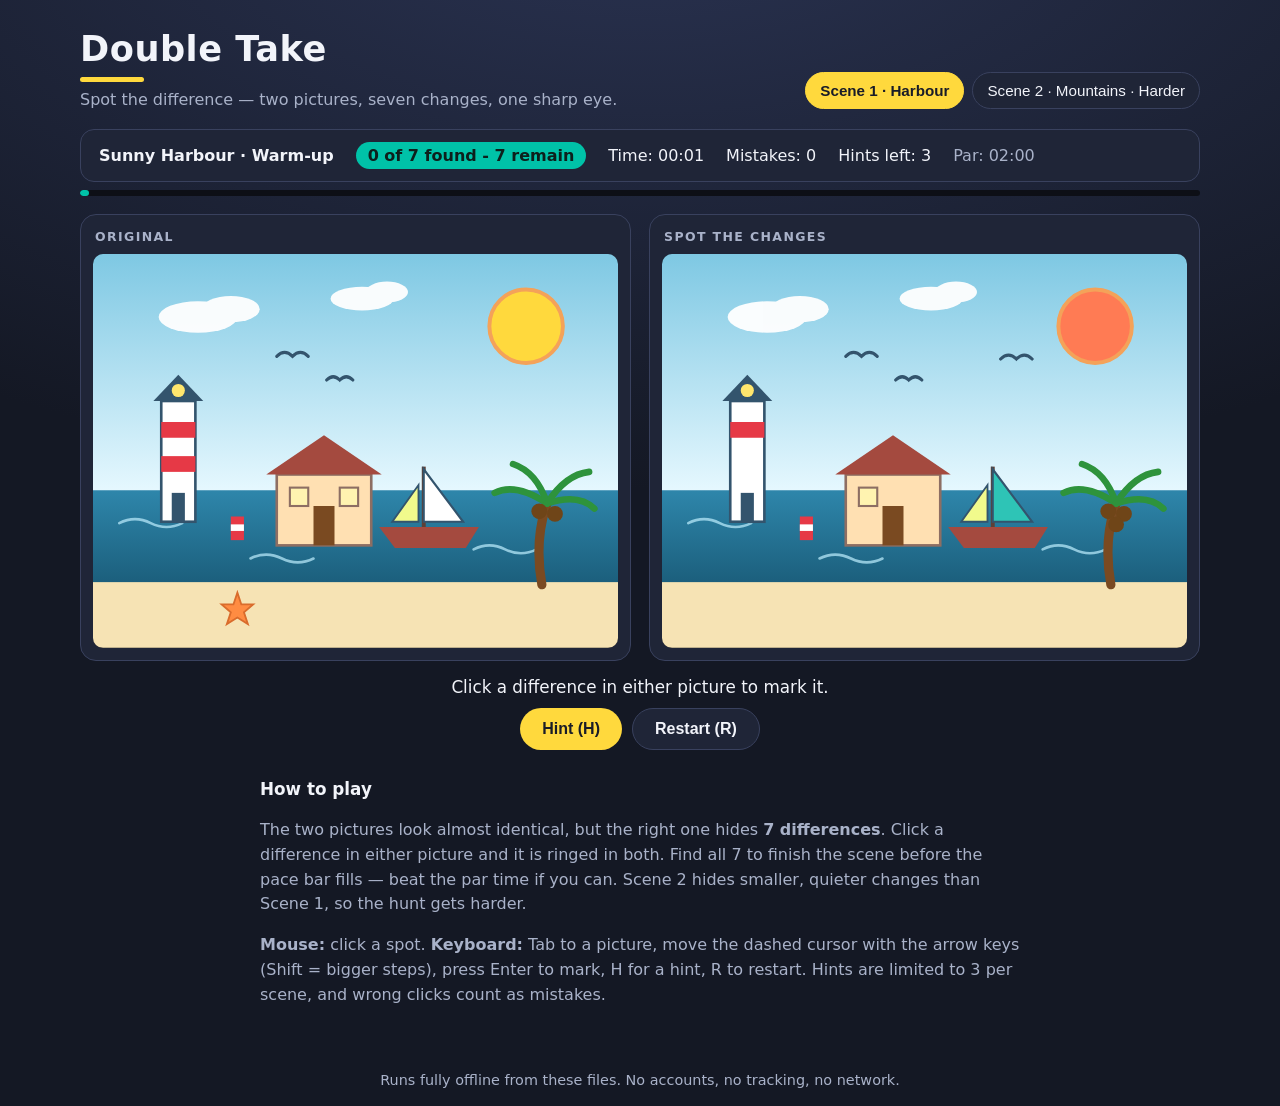
<file: game/index.html>
<!DOCTYPE html>
<html lang="en">
<head>
<meta charset="UTF-8">
<meta name="viewport" content="width=device-width, initial-scale=1.0">
<title>Double Take — Spot the Difference</title>
<link rel="stylesheet" href="styles.css">
</head>
<body>
<header class="topbar">
  <div>
    <h1>Double Take</h1>
    <p class="tagline">Spot the difference — two pictures, seven changes, one sharp eye.</p>
  </div>
  <nav class="tabs" aria-label="Scenes">
    <button class="tab active" type="button">Scene 1 · Harbour</button>
    <button class="tab" type="button">Scene 2 · Mountains · Harder</button>
  </nav>
</header>

<main>
  <section class="stats" aria-live="polite">
    <span id="sceneName" class="scene-name">Sunny Harbour</span>
    <span id="counter" class="counter">0 of 7 found - 7 remain</span>
    <span id="timer">Time: 00:00</span>
    <span id="mistakes">Mistakes: 0</span>
    <span id="hintsLabel">Hints left: 3</span>
    <span id="parLabel" class="par-label">Par: 02:00</span>
  </section>
  <div class="pace" role="presentation" aria-hidden="true"><div id="paceFill" class="pace-fill"></div></div>

  <section class="board">
    <figure class="panel">
      <figcaption>Original</figcaption>
      <div class="stage" id="stageL" tabindex="0" role="application"
           aria-label="Original picture. Use arrow keys to move the cursor and Enter to mark a spot."></div>
    </figure>
    <figure class="panel">
      <figcaption>Spot the changes</figcaption>
      <div class="stage" id="stageR" tabindex="0" role="application"
           aria-label="Changed picture. Use arrow keys to move the cursor and Enter to mark a spot."></div>
    </figure>
  </section>

  <p id="message" class="message" aria-live="polite">Click a difference in either picture to mark it.</p>

  <section class="controls">
    <button id="hintBtn" type="button">Hint (H)</button>
    <button id="restartBtn" type="button">Restart (R)</button>
  </section>

  <section id="winBox" class="win" hidden>
    <h2>Scene complete!</h2>
    <p id="winText"></p>
    <button id="nextBtn" type="button">Play next scene</button>
  </section>

  <section class="help">
    <h2>How to play</h2>
    <p>The two pictures look almost identical, but the right one hides <strong>7 differences</strong>.
       Click a difference in either picture and it is ringed in both. Find all 7 to finish the scene
       before the pace bar fills — beat the par time if you can. Scene 2 hides smaller, quieter
       changes than Scene 1, so the hunt gets harder.</p>
    <p><strong>Mouse:</strong> click a spot. <strong>Keyboard:</strong> Tab to a picture, move the dashed
       cursor with the arrow keys (Shift = bigger steps), press Enter to mark, H for a hint, R to restart.
       Hints are limited to 3 per scene, and wrong clicks count as mistakes.</p>
  </section>
</main>

<footer>Runs fully offline from these files. No accounts, no tracking, no network.</footer>
<script type="module" src="src/main.js"></script>
</body>
</html>
</file>
<file: game/styles.css>
:root {
  --bg: #141824;
  --card: #1f2537;
  --ink: #f2f4fa;
  --muted: #a9b2c9;
  --accent: #ffd93d;
  --accent2: #00c2a8;
  --danger: #ff3b30;
}
* { box-sizing: border-box; }
body {
  margin: 0;
  font-family: system-ui, -apple-system, "Segoe UI", Roboto, sans-serif;
  background: radial-gradient(1200px 600px at 50% -10%, #2a3352, var(--bg));
  color: var(--ink);
  min-height: 100vh;
}
.topbar {
  display: flex; flex-wrap: wrap; gap: 16px; align-items: end; justify-content: space-between;
  max-width: 1160px; margin: 0 auto; padding: 28px 20px 8px;
}
h1 { margin: 0; font-size: 2.2rem; letter-spacing: 0.5px; }
h1::after { content: ""; display: block; width: 64px; height: 5px; border-radius: 3px; background: var(--accent); margin-top: 8px; }
.tagline { color: var(--muted); margin: 8px 0 0; }
.tabs { display: flex; gap: 8px; }
.tab {
  background: var(--card); color: var(--ink); border: 1px solid #39415e;
  padding: 9px 14px; border-radius: 999px; cursor: pointer; font-size: 0.95rem;
}
.tab.active { background: var(--accent); color: #191c28; border-color: var(--accent); font-weight: 700; }
main { max-width: 1160px; margin: 0 auto; padding: 12px 20px 30px; }
.stats {
  display: flex; flex-wrap: wrap; gap: 10px 22px; align-items: center;
  background: var(--card); border: 1px solid #39415e; border-radius: 14px; padding: 12px 18px;
  font-variant-numeric: tabular-nums;
}
.scene-name { font-weight: 700; }
.counter { background: var(--accent2); color: #0d201c; font-weight: 800; padding: 4px 12px; border-radius: 999px; }
#timer.over-par { color: var(--danger); font-weight: 700; }
.par-label { color: var(--muted); }
.pace { height: 6px; border-radius: 3px; background: #0d0f16; margin-top: 8px; overflow: hidden; }
.pace-fill {
  height: 100%; width: 0%; border-radius: 3px; background: var(--accent2);
  transition: width 1s linear, background-color 0.4s ease;
}
.pace-fill.over-par { background: var(--danger); }
.board { display: grid; grid-template-columns: 1fr 1fr; gap: 18px; margin-top: 18px; }
@media (max-width: 760px) { .board { grid-template-columns: 1fr; } }
.panel { margin: 0; background: var(--card); border: 1px solid #39415e; border-radius: 16px; padding: 12px; }
.panel figcaption { font-weight: 700; color: var(--muted); margin: 2px 2px 10px; text-transform: uppercase; font-size: 0.78rem; letter-spacing: 1.4px; }
.stage { border-radius: 10px; overflow: hidden; cursor: crosshair; outline-offset: 3px; background: #0d0f16; }
.stage:focus-visible { outline: 3px solid var(--accent); }
.stage svg { display: block; width: 100%; height: auto; }
.marker { animation: pop 0.28s ease-out; transform-box: fill-box; transform-origin: center; }
@keyframes pop { from { opacity: 0; transform: scale(1.45); } to { opacity: 1; transform: scale(1); } }
.hint-ring { animation: pulse 0.4s ease-in-out infinite alternate; }
@keyframes pulse { from { opacity: 0.35; } to { opacity: 1; } }
.shake { animation: shake 0.3s linear; }
@keyframes shake {
  0%, 100% { transform: translateX(0); } 25% { transform: translateX(-5px); } 75% { transform: translateX(5px); }
}
.message { text-align: center; font-size: 1.05rem; min-height: 1.5em; margin: 16px 0 6px; }
.controls { display: flex; gap: 10px; justify-content: center; }
.controls button, .win button {
  background: var(--accent); color: #191c28; border: none; font-weight: 700;
  padding: 11px 22px; border-radius: 999px; cursor: pointer; font-size: 1rem;
}
.controls button:disabled { opacity: 0.45; cursor: not-allowed; }
#restartBtn { background: var(--card); color: var(--ink); border: 1px solid #39415e; }
.win {
  margin: 20px auto 0; max-width: 560px; text-align: center;
  background: #14332b; border: 1px solid var(--accent2); border-radius: 16px; padding: 18px;
}
.help { color: var(--muted); max-width: 760px; margin: 26px auto 0; line-height: 1.55; }
.help h2 { color: var(--ink); font-size: 1.05rem; }
footer { text-align: center; color: var(--muted); padding: 18px; font-size: 0.9rem; }
</file>
